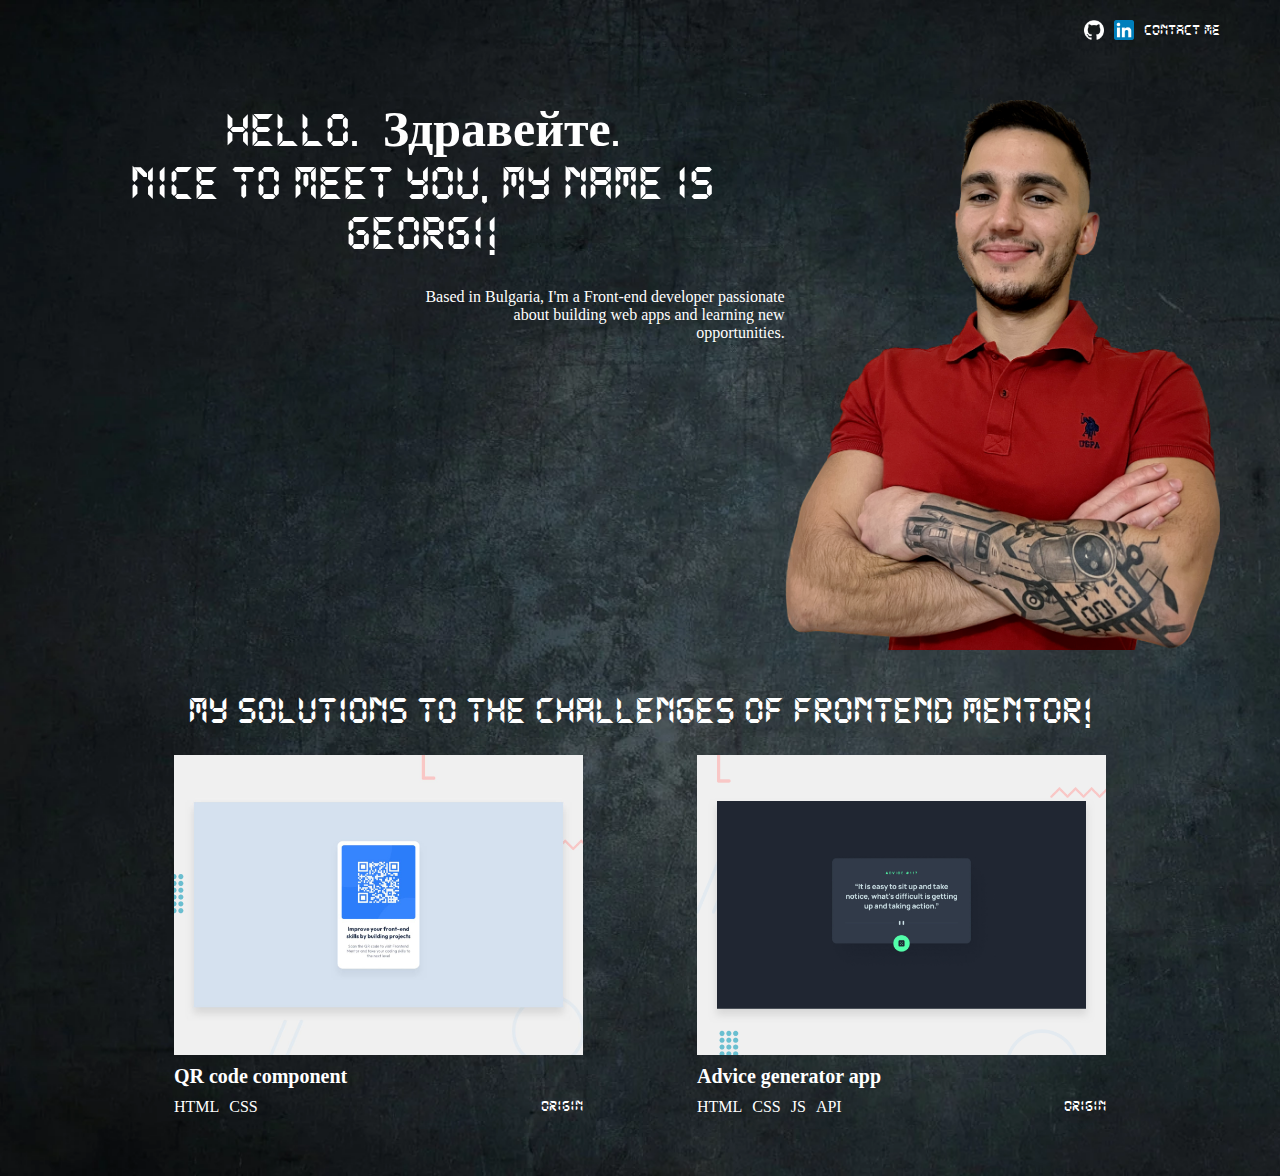
<file: index.html>
<!DOCTYPE html>
<html lang="en">
  <head>
    <meta charset="UTF-8" />
    <meta http-equiv="X-UA-Compatible" content="IE=edge" />
    <meta name="viewport" content="width=device-width, initial-scale=1.0" />
    <link rel="icon" type="image/png" href="favicon.ico" />
    <link rel="stylesheet" href="style.css" />
    <title>Georgi's Playground | Frontend Mentor</title>
  </head>
  <body>
    <main class="d-flex flex-dir-column">
      <nav class="d-flex">
        <a
          class="logo d-flex o-8"
          href="https://github.com/gpavlov951"
          target="_blank"
        >
          <img src="./static/assets/logos/Github.png" alt="Github Logo" />
        </a>
        <a
          class="logo d-flex o-8"
          href="https://www.linkedin.com/in/georgi-pavlov-825ab5187/"
          target="_blank"
        >
          <img src="./static/assets/logos/LinkedIn.png" alt="LinkedIn Logo" />
        </a>
        <a
          class="ff-digital o-8"
          href="mailto:gpavlov951@gmail.com?subject=Hello, Georgi!"
          target="_blank"
        >
          Contact me
        </a>
      </nav>

      <section class="d-flex j-c-sp-between">
        <div class="text-content d-flex flex-dir-column">
          <h1 class="ff-digital w-b-break-word">
            Hello.&nbsp;&nbsp;<br class="toggle-new-row" />Здравейте.<br />Nice
            to meet you, my name is Georgi!
          </h1>

          <p>
            Based in Bulgaria, I'm a Front-end developer passionate about
            building web apps and learning new opportunities.
          </p>
        </div>

        <img
          class="avatar"
          src="./static/assets/images/avatar.png"
          alt="Avatar"
        />
      </section>

      <section>
        <h2 class="ff-digital">
          My solutions to the challenges of Frontend Mentor!
        </h2>

        <div class="cards">
          <div class="card">
            <a href="./qr-code-component/" class="d-flex o-8">
              <img
                src="./qr-code-component/design/origins/desktop-preview.jpg"
                alt="QR code component preview"
              />
            </a>
            <h3>QR code component</h3>
            <div class="d-flex j-c-sp-between">
              <p><span>HTML</span><span>CSS</span></p>
              <a
                href="https://www.frontendmentor.io/solutions/qr-code-component--5zWTaihgq"
                target="_blank"
                class="ff-digital o-8"
                >ORIGIN</a
              >
            </div>
          </div>

          <div class="card">
            <a href="./advice-generator-app/" class="d-flex o-8">
              <img
                src="./advice-generator-app/design/origins/desktop-preview.jpg"
                alt="Advice generator app preview"
              />
            </a>
            <h3>Advice generator app</h3>
            <div class="d-flex j-c-sp-between">
              <p><span>HTML</span><span>CSS</span><span>JS</span><span>API</span></p>
              <a
                href="https://www.frontendmentor.io/solutions/advice-generator-app-CEFGJ7mktu"
                target="_blank"
                class="ff-digital o-8"
                >ORIGIN</a
              >
            </div>
          </div>
        </div>
      </section>
    </main>
  </body>
</html>
</file>
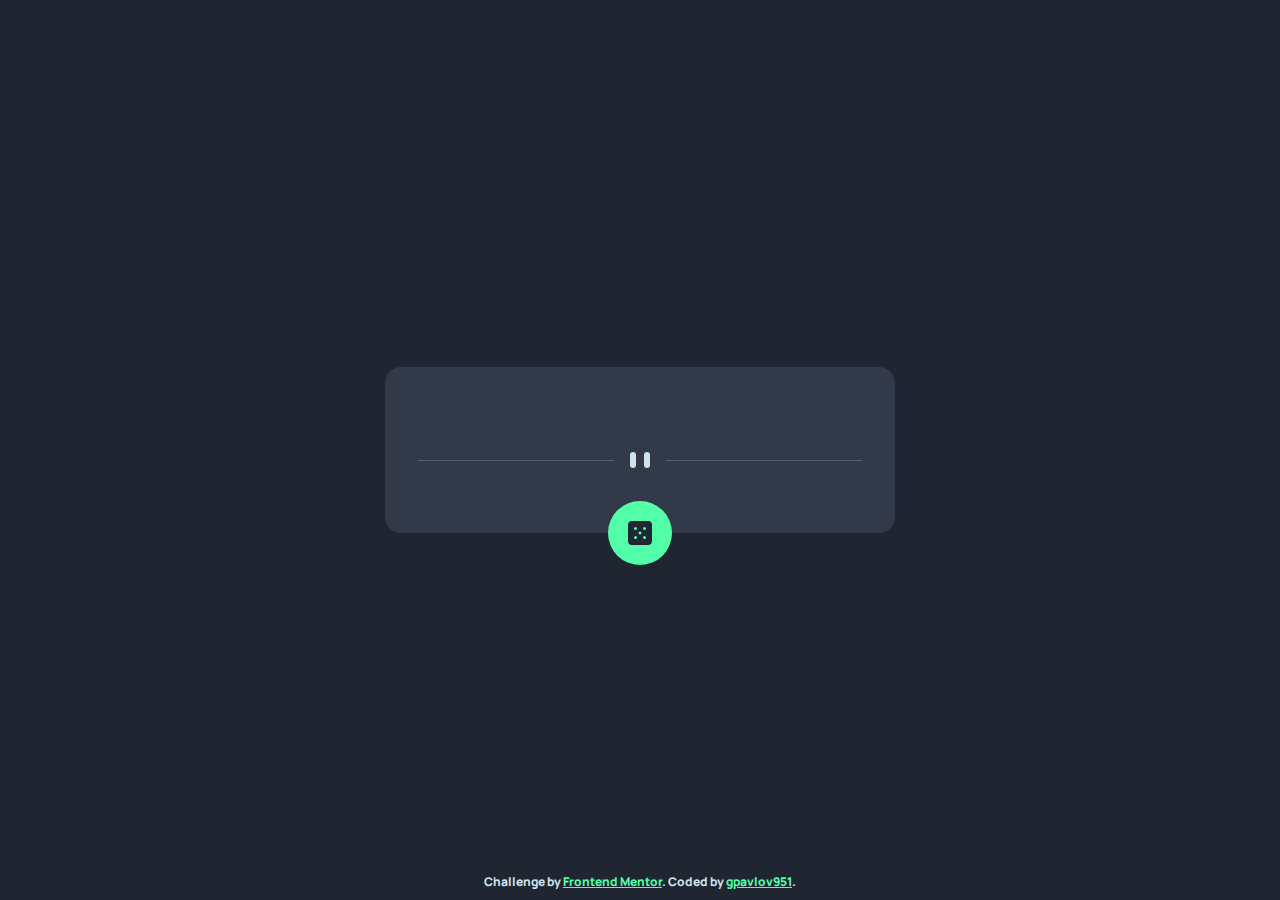
<file: advice-generator-app/index.html>
<!DOCTYPE html>
<html lang="en">
  <head>
    <meta charset="UTF-8" />
    <meta name="viewport" content="width=device-width, initial-scale=1.0" />
    <link rel="icon" type="image/png" sizes="32x32" href="favicon.ico" />
    <title>Frontend Mentor | Advice generator app</title>
    <link rel="stylesheet" href="style.css" />
  </head>
  <body>
    <main>
      <h1 id="advice-id"></h1>
      <p id="advice-text"></p>

      <div class="pattern"></div>

      <button onclick="getAdvice()">
        <img src="./images/icon-dice.svg" alt="Icon Dice" />
      </button>
    </main>

    <p role="banner" class="attribution">
      Challenge by
      <a href="https://www.frontendmentor.io/home" target="_blank"
        >Frontend Mentor</a
      >. Coded by
      <a href="https://www.frontendmentor.io/profile/gpavlov951" target="_blank"
        >gpavlov951</a
      >.
    </p>

    <script src="./index.js" defer></script>
  </body>
</html>
</file>
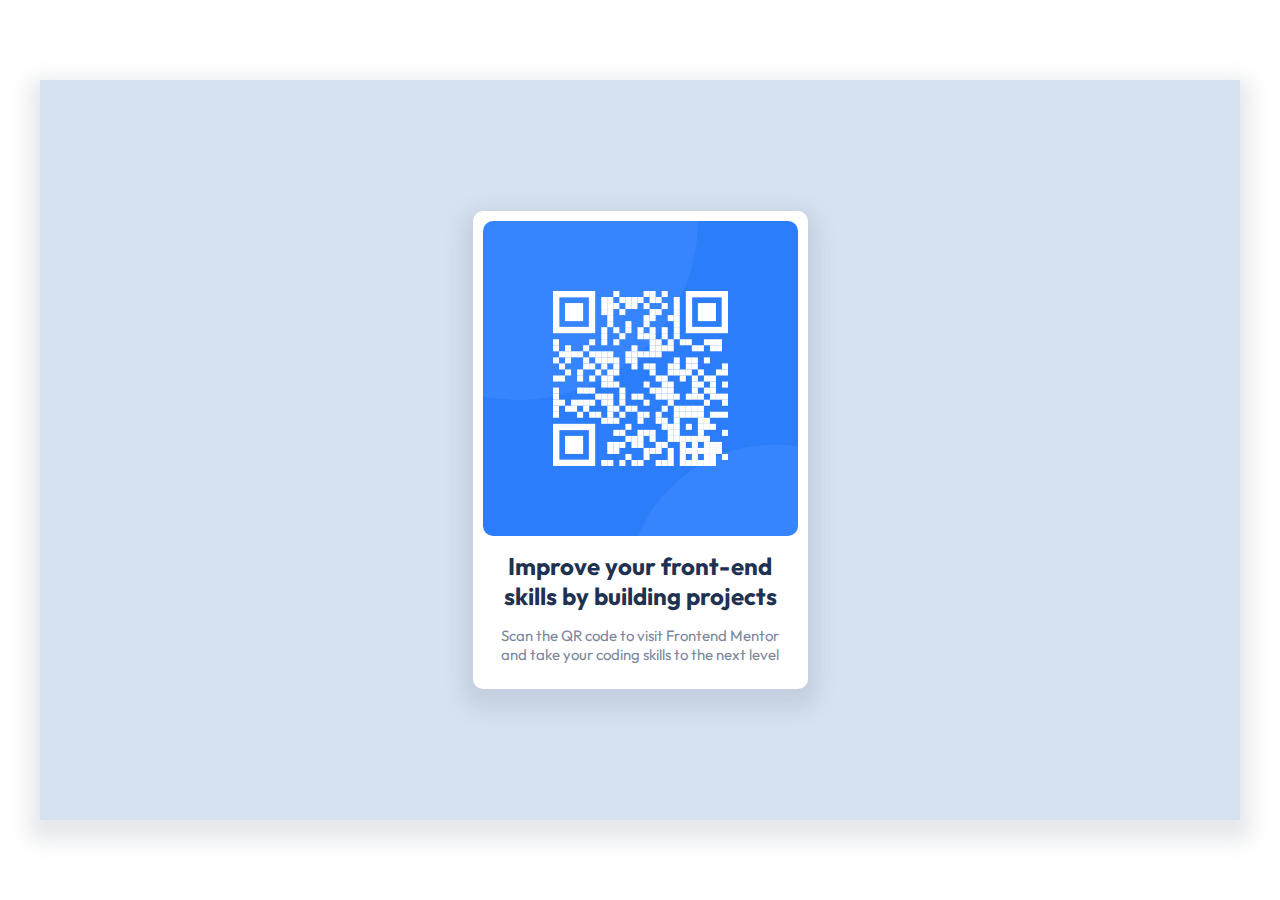
<file: qr-code-component-main/index.html>
<!DOCTYPE html>
<html lang="en">
  <head>
    <meta charset="UTF-8" />
    <meta name="viewport" content="width=device-width, initial-scale=1.0" />
    <link rel="icon" type="image/png" sizes="32x32" href="favicon.ico" />
    <title>Frontend Mentor | QR code component</title>
    <link rel="stylesheet" href="style.css" />
  </head>
  <body>
    <main>
      <div class="card">
        <img src="./images/image-qr-code.png" alt="QR Code" />

        <h1>Improve your front-end skills by building projects</h2>

        <p>
          Scan the QR code to visit Frontend Mentor and take your coding skills
          to the next level
        </p>
      </div>
    </main>
  </body>
</html>
</file>
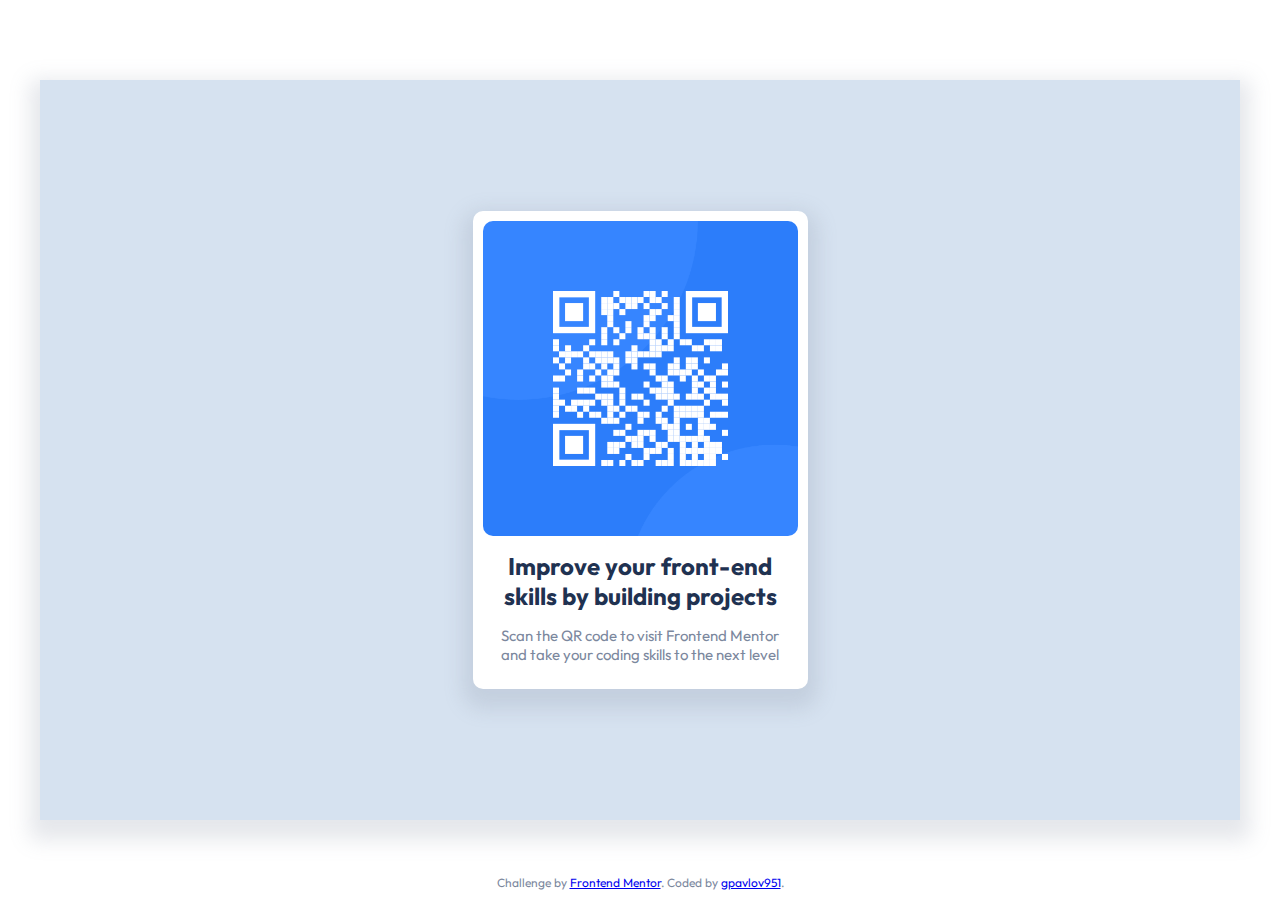
<file: qr-code-component/index.html>
<!DOCTYPE html>
<html lang="en">
  <head>
    <meta charset="UTF-8" />
    <meta name="viewport" content="width=device-width, initial-scale=1.0" />
    <link rel="icon" type="image/png" sizes="32x32" href="favicon.ico" />
    <title>Frontend Mentor | QR code component</title>
    <link rel="stylesheet" href="style.css" />
  </head>
  <body>
    <main>
      <div class="card">
        <img src="./images/image-qr-code.png" alt="QR Code" />

        <h1>Improve your front-end skills by building projects</h2>

        <p>
          Scan the QR code to visit Frontend Mentor and take your coding skills
          to the next level
        </p>
      </div>
    </main>

    <p role="banner" class="attribution">
      Challenge by
      <a href="https://www.frontendmentor.io/home" target="_blank"
        >Frontend Mentor</a
      >. Coded by
      <a href="https://www.frontendmentor.io/profile/gpavlov951" target="_blank"
        >gpavlov951</a
      >.
    </p>
  </body>
</html>
</file>
<file: style.css>
:root {
  --padding-main: 60px;
  --padding-nav: 20px;
  --logo-size: 20px;

  --avatar-height: 550px;
  --project-img-height: 300px;
}

@font-face {
  font-family: Digital;
  src: url(./static/fonts/DS-DIGIB.TTF);
}

body,
p {
  margin: 0;
}

body,
main {
  min-height: calc(100vh - var(--padding-main));
}

main {
  padding: var(--padding-main);
  padding-top: 0;

  background-image: url(./static/assets/images/background.webp);
  background-repeat: no-repeat;
  background-size: cover;
}

main > * {
  margin-bottom: 40px;
}

main > :last-child {
  margin-bottom: 0px;
}

nav {
  align-items: center;
  justify-content: end;

  padding: var(--padding-nav) 0;
}

nav > *,
.card p > * {
  margin-right: 10px;
}

nav > :last-child,
.card p > :last-child {
  margin-right: 0px;
}

.d-flex {
  display: flex;
}

.flex-dir-column {
  flex-direction: column;
}

.j-c-sp-between {
  justify-content: space-between;
}

.ff-digital {
  font-family: Digital;
}

.avatar {
  height: var(--avatar-height);
  width: calc(var(--avatar-height) - 100px);
}

.logo img {
  width: var(--logo-size);
  height: var(--logo-size);
}

h1,
h2,
h3,
p,
a {
  color: white;
  text-decoration: none;
}

h1 {
  font-size: 50px;
  text-align: center;
  margin: 0px 0px 30px;
}

h2 {
  font-size: 40px;
  text-align: center;
  margin: 0px 0px 25px;
}

h3 {
  font-size: 20px;
  margin: 10px 0;
}

.o-8:hover {
  opacity: 0.8;
}

.toggle-new-row {
  display: none;
}

.text-content {
  align-items: flex-end;
}

.text-content p {
  text-align: end;
  max-width: 50%;
}

.cards {
  display: flex;
  justify-content: space-evenly;
}

.card img {
  height: var(--project-img-height);
}

@media screen and (max-width: 910px) {
  :root {
    --padding-main: 20px;
    --avatar-height: 450px;
    --project-img-height: 250px;
  }

  main > *,
  .cards > * {
    margin-bottom: 30px;
  }

  .cards > :last-child {
    margin-bottom: 0px;
  }

  nav {
    justify-content: center;
  }

  section {
    flex-direction: column;
  }

  .avatar {
    margin-top: 30px;
  }

  .w-b-break-word {
    word-break: break-word;
  }

  .toggle-new-row {
    display: block;
  }

  .cards {
    flex-direction: column;
  }
}
</file>
<file: advice-generator-app/style.css>
:root {
  --light-cyan: hsl(193, 38%, 86%);
  --neon-green: hsl(150, 100%, 66%);

  --grayish-blue: hsl(217, 19%, 38%);
  --dark-grayish-blue: hsl(217, 19%, 24%);
  --dark-blue: hsl(218, 23%, 16%);

  --icon-size: 24px;
  --button-padding: 20px;

  --pattern-width: 450px;

  --space-between-main-items: 20px;
}

@font-face {
  font-family: Manrope;
  src: url(./font/Manrope-VariableFont_wght.ttf);
}

body {
  font-family: Manrope;
  font-weight: 800;
  margin: 0;

  background-color: var(--dark-blue);
  height: 100vh;
}

main {
  position: relative;
  background-color: var(--dark-grayish-blue);

  --padding: 30px;

  padding: var(--padding);
  border-radius: 16px;

  flex-direction: column;

  width: calc(var(--pattern-width));
}

main > * {
  margin-bottom: var(--space-between-main-items);
}

main > :last-child {
  margin-bottom: 0px;
}

body,
main {
  display: flex;
  align-items: center;
  justify-content: center;
}

h1 {
  letter-spacing: 5px;
  font-size: 16px;
}

p {
  color: var(--light-cyan);
  font-size: 28px;
  text-align: center;
}

h1,
p {
  margin-top: 0;
}

.pattern {
  background-image: url(./images/pattern-divider-desktop.svg);
  background-repeat: no-repeat;
  background-position: center;
  height: 26px;
  width: var(--pattern-width);
  margin-bottom: calc(10px + var(--space-between-main-items));
  margin-top: 10px;
}

button {
  position: absolute;
  bottom: calc(0px - var(--button-padding) - var(--icon-size) / 2);

  background-color: var(--neon-green);
  border-radius: 100%;
  padding: 20px;

  border: none;

  display: flex;
}

button:hover {
  cursor: pointer;
  box-shadow: 0px 0px 15px 10px rgba(82, 255, 168, 0.5);
}

.attribution {
  position: absolute;
  bottom: 10px;

  color: var(--light-cyan);
  font-size: 12px;
  text-align: center;

  margin: 0;
}

.attribution a,
h1 {
  color: var(--neon-green);
}

@media screen and (max-width: 640px) {
  :root {
    --pattern-width: 300px;
  }

  main {
    --padding: 20px;
  }

  .pattern {
    background-image: url(./images/pattern-divider-mobile.svg);
  }
}
</file>
<file: qr-code-component-main/style.css>
:root {
  --screen-size-1440px: 1440px;
  --screen-size-375px: 375px;

  --white: hsl(0, 0%, 100%);
  --light-gray: hsl(212, 45%, 89%);
  --grayish-blue: hsl(220, 15%, 55%);
  --dark-blue: hsl(218, 44%, 22%);

  --fs-15px: 15px;

  --padding-card: 10px;
  /* 
    6 comes from here =>
      .card
        margin-left: 2 * var(--padding-card)
        padding-left: var(--padding-card)
        padding-right: var(--padding-card)
        margin-right: 2 * var(--padding-card)
   */
  --img-size: calc(var(--screen-size-375px) - (6 * var(--padding-card)));
}

@font-face {
  font-family: Outfit;
  src: url(./font/Outfit-VariableFont_wght.ttf);
}

body {
  font-family: Outfit;
  margin: 0;

  --padding-x: 40px;
  --padding-y: calc(2 * var(--padding-x));

  padding: var(--padding-y) var(--padding-x);
  height: calc(100vh - 2 * var(--padding-y));
}

main {
  height: 100%;
  background-color: var(--light-gray);
}

.card {
  color: var(--dark-blue);
  background-color: var(--white);

  padding: var(--padding-card);
  margin: calc(2 * var(--padding-card));
  width: calc(var(--img-size));
}

main,
.card {
  display: flex;
  align-items: center;
  justify-content: center;
  flex-direction: column;
  box-shadow: 0px 10px 20px 10px rgba(123, 135, 157, 0.2);
}

img {
  height: var(--img-size);
  width: var(--img-size);
}

img,
.card {
  border-radius: 10px;
}

p {
  font-size: var(--fs-15px);
  color: var(--grayish-blue);
  margin: 0 0 15px 0;
}

h1 {
  margin: 15px 0;
  font-size: 24px;
}

h1,
p {
  text-align: center;
  padding: 0 10px;
}

@media screen and (max-width: 375px) {
  body {
    --padding-x: 0;
    height: 100vh;
  }
}
</file>
<file: qr-code-component/style.css>
:root {
  --screen-size-1440px: 1440px;
  --screen-size-375px: 375px;

  --white: hsl(0, 0%, 100%);
  --light-gray: hsl(212, 45%, 89%);
  --grayish-blue: hsl(220, 15%, 55%);
  --dark-blue: hsl(218, 44%, 22%);

  --fs-15px: 15px;

  --padding-card: 10px;
  /* 
    6 comes from here =>
      .card
        margin-left: 2 * var(--padding-card)
        padding-left: var(--padding-card)
        padding-right: var(--padding-card)
        margin-right: 2 * var(--padding-card)
   */
  --img-size: calc(var(--screen-size-375px) - (6 * var(--padding-card)));
}

@font-face {
  font-family: Outfit;
  src: url(./font/Outfit-VariableFont_wght.ttf);
}

body {
  font-family: Outfit;
  margin: 0;

  --padding-x: 40px;
  --padding-y: calc(2 * var(--padding-x));

  padding: var(--padding-y) var(--padding-x);
  height: calc(100vh - 2 * var(--padding-y));
}

main {
  height: 100%;
  background-color: var(--light-gray);
}

.card {
  color: var(--dark-blue);
  background-color: var(--white);

  padding: var(--padding-card);
  margin: calc(2 * var(--padding-card));
  width: calc(var(--img-size));
}

main,
.card {
  display: flex;
  align-items: center;
  justify-content: center;
  flex-direction: column;
  box-shadow: 0px 10px 20px 10px rgba(123, 135, 157, 0.2);
}

img {
  height: var(--img-size);
  width: var(--img-size);
}

img,
.card {
  border-radius: 10px;
}

p {
  font-size: var(--fs-15px);
  color: var(--grayish-blue);
  margin: 0 0 15px 0;
}

h1 {
  margin: 15px 0;
  font-size: 24px;
}

h1,
p {
  text-align: center;
  padding: 0 10px;
}

.attribution {
  position: absolute;
  bottom: 10px;
  right: 0;
  left: 0;

  color: var(--grayish-blue);
  font-size: 12px;
  text-align: center;

  margin: 0;
}

@media screen and (max-width: 375px) {
  body {
    --padding-x: 0;
    height: 100vh;
  }
}
</file>
